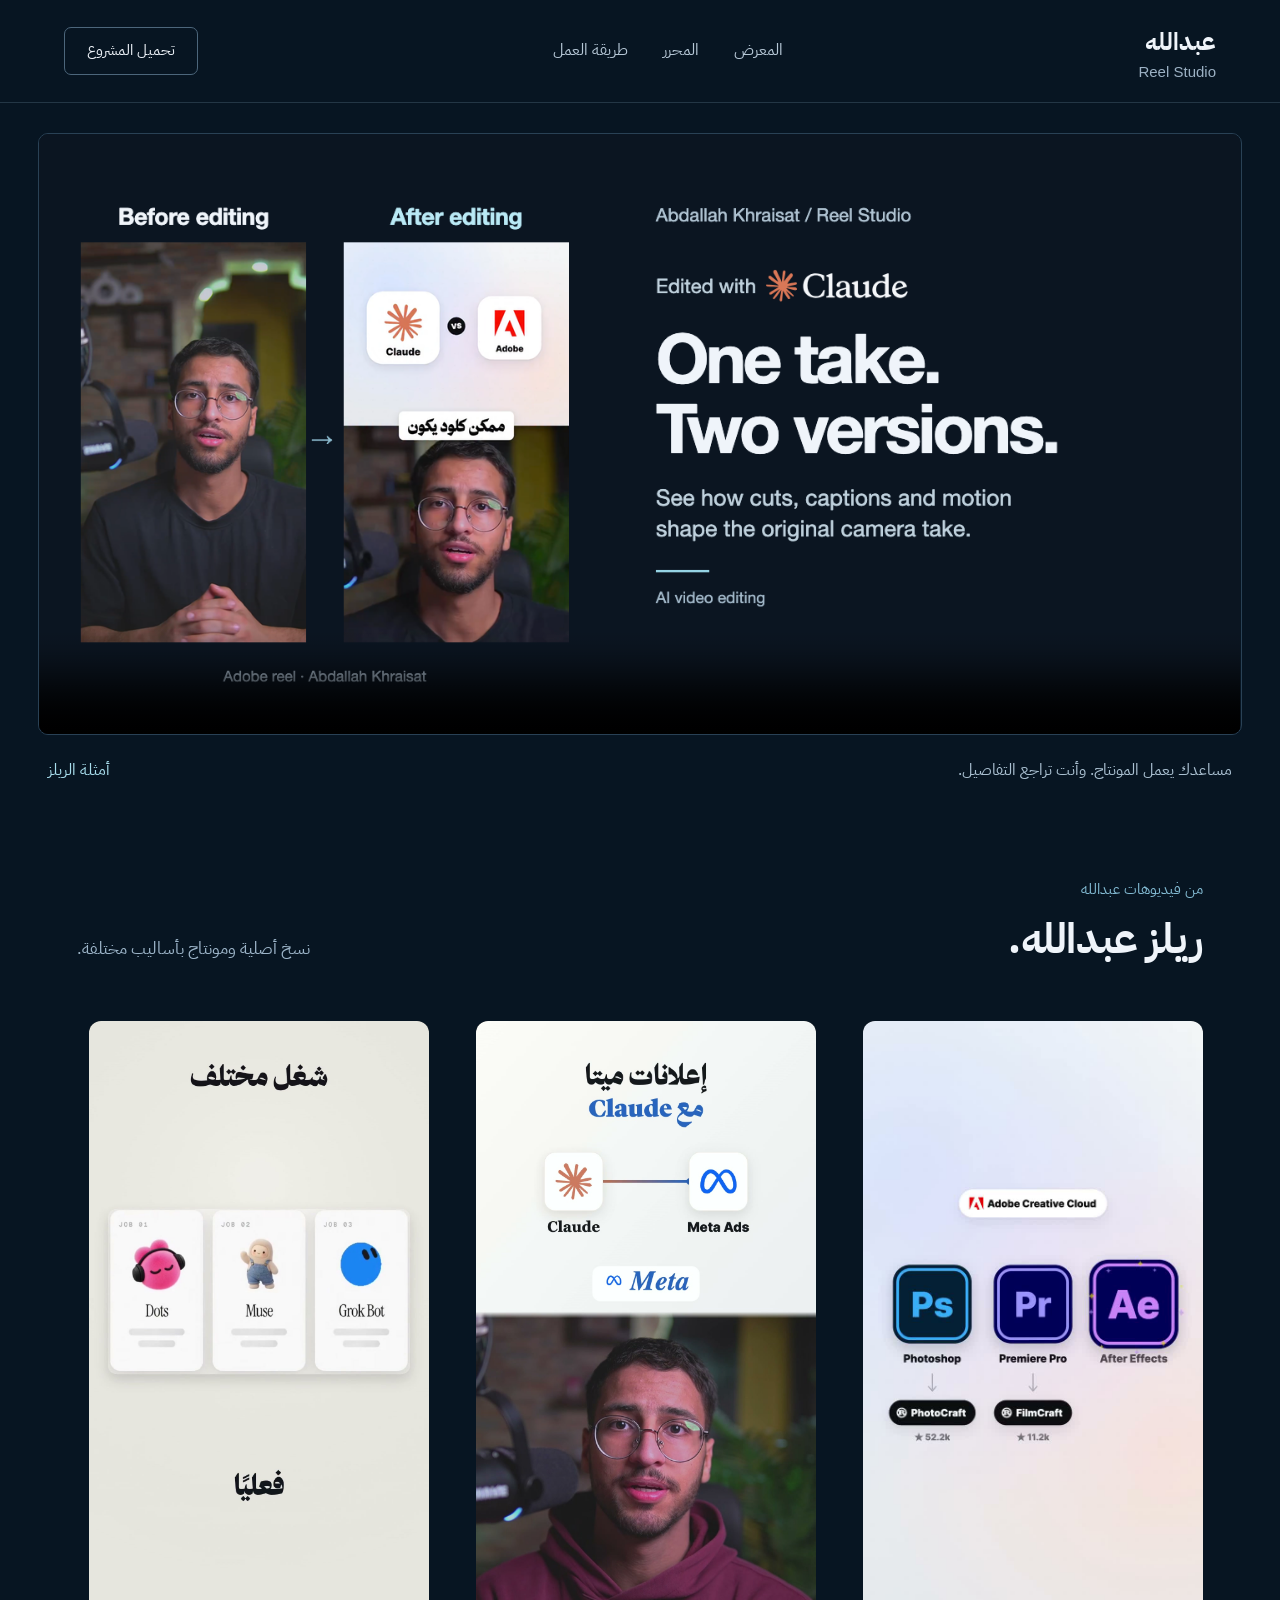
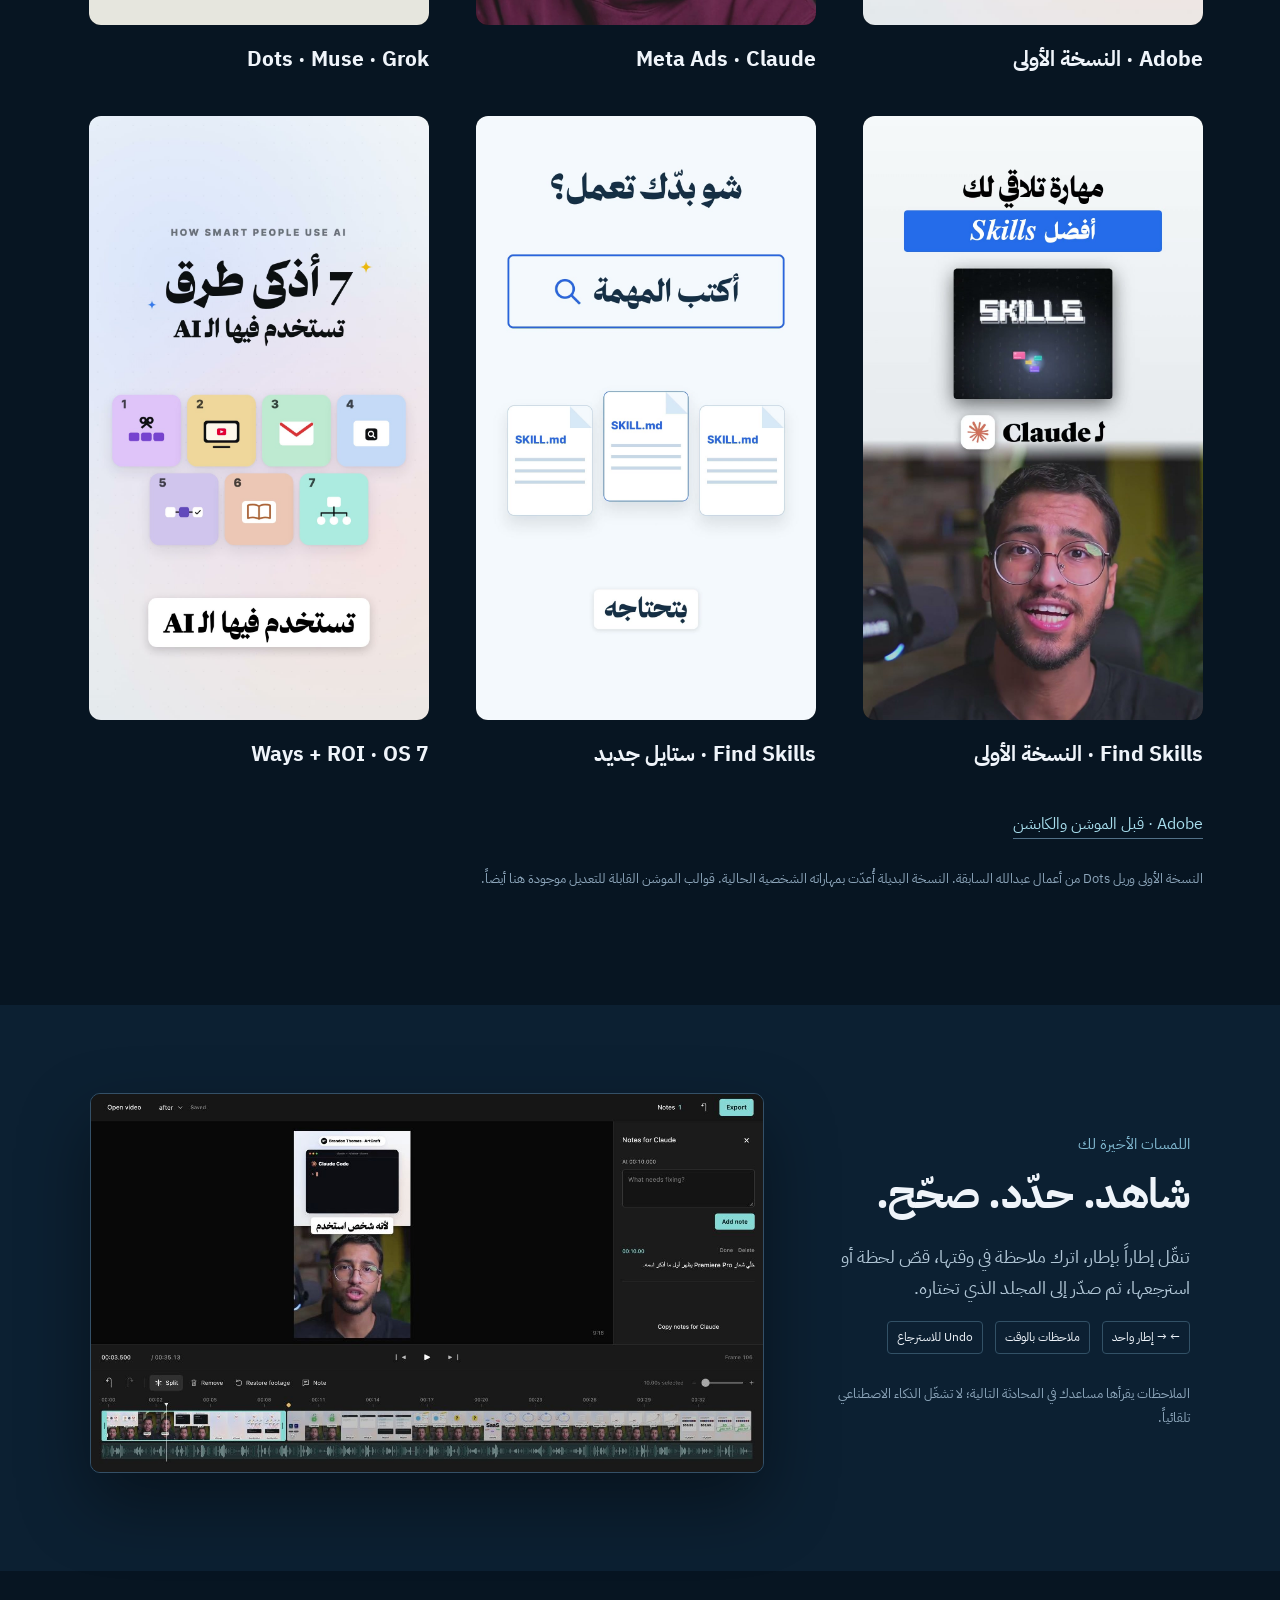
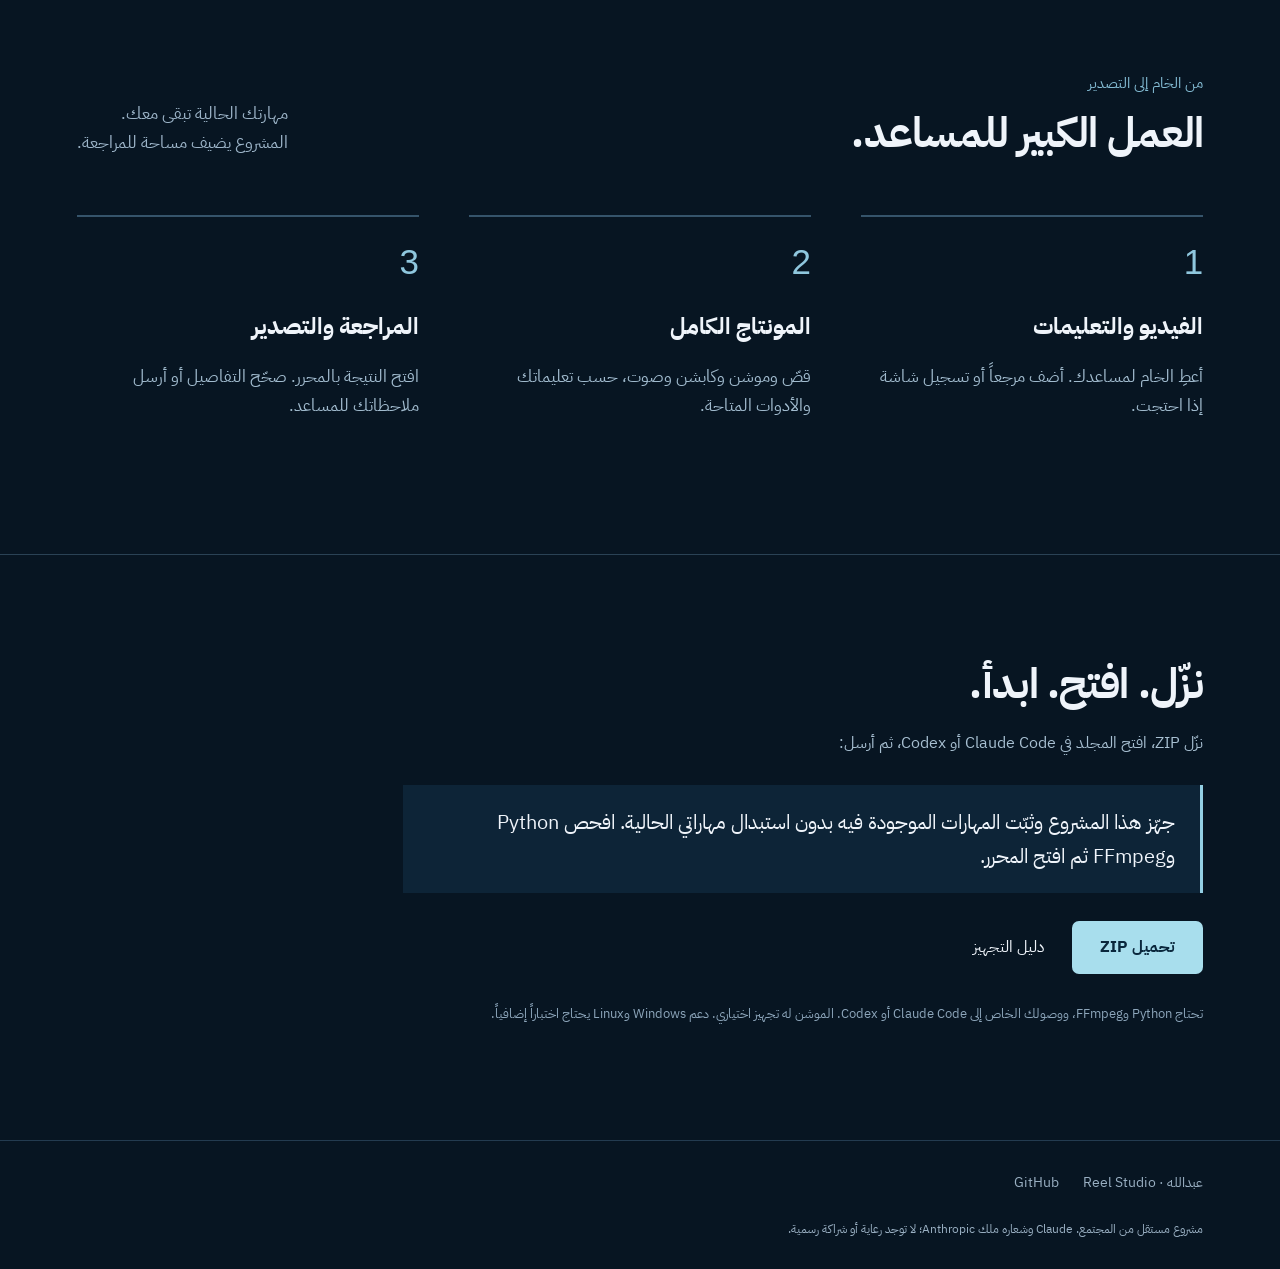
<file: index.html>
<!doctype html><html lang="ar" dir="rtl"><head><meta charset="utf-8"><meta name="viewport" content="width=device-width,initial-scale=1"><meta name="description" content="مهارات مونتاج عربية، أمثلة موشن قابلة للتعديل، ومحرر بسيط لمراجعة ريلزك — من عبدالله خريسات."><title>عبدالله · Reel Studio</title><link rel="stylesheet" href="docs/gallery.css?v=0.4.3"></head><body>
<header><a class="brand" href="#">عبدالله <span>Reel Studio</span></a><nav><a href="#examples">المعرض</a><a href="#review">المحرر</a><a href="#workflow">طريقة العمل</a></nav><a class="download" href="https://github.com/abdallahkht/abdallah-reel-studio/releases/latest/download/abdallah-reel-studio.zip">تحميل المشروع</a></header>
<main><section class="showcase-hero" aria-label="ريل عبدالله قبل وبعد المونتاج"><video id="hero-video" controls loop playsinline preload="metadata" poster="assets/adobe-comparison-en.png"><source src="assets/adobe-comparison-en.mp4" type="video/mp4"></video><div class="hero-links"><span>مساعدك يعمل المونتاج. وأنت تراجع التفاصيل.</span><a href="#examples">أمثلة الريلز</a></div></section>
<section id="examples" class="section"><div class="section-heading"><div><p class="kicker">من فيديوهات عبدالله</p><h2>ريلز عبدالله.</h2></div><p>نسخ أصلية ومونتاج بأساليب مختلفة.</p></div><div class="gallery" id="gallery"></div><a class="raw-link" href="?demo=before">Adobe · قبل الموشن والكابشن</a><p class="small">النسخة الأولى وريل Dots من أعمال عبدالله السابقة. النسخة البديلة أُعدّت بمهاراته الشخصية الحالية. <a href="https://github.com/abdallahkht/abdallah-reel-studio/tree/main/motion">قوالب الموشن القابلة للتعديل موجودة هنا أيضاً.</a></p></section>
<section id="review" class="section review"><div><p class="kicker">اللمسات الأخيرة لك</p><h2>شاهد. حدّد. صحّح.</h2><p>تنقّل إطاراً بإطار، اترك ملاحظة في وقتها، قصّ لحظة أو استرجعها، ثم صدّر إلى المجلد الذي تختاره.</p><div class="review-actions"><span>← → إطار واحد</span><span>ملاحظات بالوقت</span><span>Undo للاسترجاع</span></div><p class="small">الملاحظات يقرأها مساعدك في المحادثة التالية؛ لا تشغّل الذكاء الاصطناعي تلقائياً.</p></div><a href="assets/editor-adobe.png" aria-label="افتح صورة المحرر بحجم كامل"><img src="assets/editor-adobe.png" alt="لقطة فعلية للمحرر مع ريل Adobe وتايملاين وملاحظات" loading="lazy"></a></section>
<section id="workflow" class="section"><div class="section-heading"><div><p class="kicker">من الخام إلى التصدير</p><h2>العمل الكبير للمساعد.</h2></div><p>مهارتك الحالية تبقى معك.<br>المشروع يضيف مساحة للمراجعة.</p></div><ol class="flow"><li><b>الفيديو والتعليمات</b><p>أعطِ الخام لمساعدك. أضف مرجعاً أو تسجيل شاشة إذا احتجت.</p></li><li><b>المونتاج الكامل</b><p>قصّ وموشن وكابشن وصوت، حسب تعليماتك والأدوات المتاحة.</p></li><li><b>المراجعة والتصدير</b><p>افتح النتيجة بالمحرر. صحّح التفاصيل أو أرسل ملاحظاتك للمساعد.</p></li></ol></section>
<section class="section start"><h2>نزّل. افتح. ابدأ.</h2><p>نزّل ZIP، افتح المجلد في Claude Code أو Codex، ثم أرسل:</p><blockquote>جهّز هذا المشروع وثبّت المهارات الموجودة فيه بدون استبدال مهاراتي الحالية. افحص Python وFFmpeg ثم افتح المحرر.</blockquote><div class="actions"><a class="primary" href="https://github.com/abdallahkht/abdallah-reel-studio/releases/latest/download/abdallah-reel-studio.zip">تحميل ZIP</a><a href="https://github.com/abdallahkht/abdallah-reel-studio/blob/main/docs/setup-ar.md">دليل التجهيز</a></div><p class="small">تحتاج Python وFFmpeg، ووصولك الخاص إلى Claude Code أو Codex. الموشن له تجهيز اختياري. دعم Windows وLinux يحتاج اختباراً إضافياً.</p></section></main>
<footer><span>عبدالله · Reel Studio</span><a href="https://github.com/abdallahkht/abdallah-reel-studio">GitHub</a><p>مشروع مستقل من المجتمع. Claude وشعاره ملك Anthropic؛ لا توجد رعاية أو شراكة رسمية.</p></footer>
<dialog id="video-dialog"><button id="close-video" aria-label="إغلاق الفيديو">×</button><h2 id="video-title"></h2><video muted loop playsinline id="demo-video"></video></dialog><script src="docs/gallery-v0.4.3.js"></script></body></html>
</file>
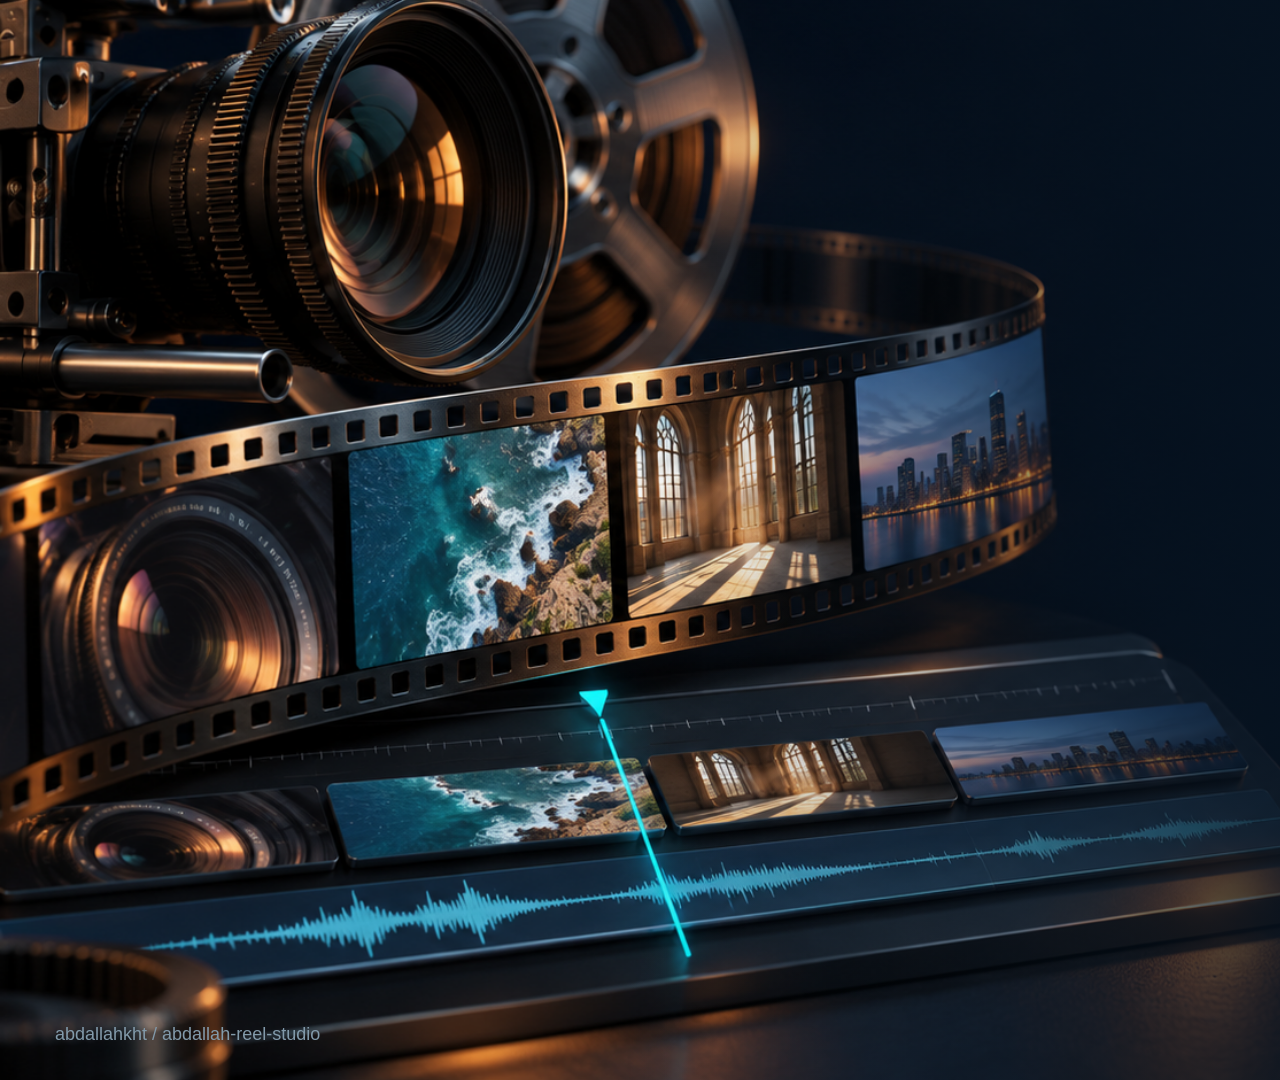
<file: docs/cover.html>
<!doctype html><html lang="ar" dir="ltr"><meta charset="utf-8"><title>Abdallah Reel Studio — cover artwork</title><style>
@font-face{font-family:Plex;src:url('../assets/fonts/IBMPlexSansArabic-Bold.ttf');font-weight:700}@font-face{font-family:Plex;src:url('../assets/fonts/IBMPlexSansArabic-Regular.ttf');font-weight:400}*{box-sizing:border-box}body{margin:0;background:#061321;color:#f5f7fa;font-family:Plex,Arial}main{direction:rtl;width:1920px;height:1080px;position:relative;overflow:hidden;background:#061321 url('../assets/studio-art.png') left center/cover no-repeat}main:after{content:'';position:absolute;inset:0;background:linear-gradient(90deg,transparent 32%,#06132140 48%,#061321eb 72%);pointer-events:none}.copy{position:absolute;right:105px;top:76px;width:790px;z-index:1}.brand{font-size:30px;color:#b4c4d4;margin:0 0 72px}.logos{display:flex;align-items:center;gap:22px;color:#b8c6d1;font-size:24px}.logos img{width:230px;height:51px}h1{font-weight:700;font-size:102px;letter-spacing:-3px;line-height:1.38;margin:43px 0 25px}p{font-size:29px;line-height:1.8;color:#c0cbd6;max-width:660px;margin:0}.features{position:absolute;bottom:88px;right:105px;z-index:2;font-size:23px;color:#a4bdce;display:flex;gap:35px}.features span{border-top:2px solid #78c7e1;padding-top:16px}small{position:absolute;bottom:35px;left:55px;z-index:2;color:#829aaa;font:18px Arial;direction:ltr}
</style><main><div class="copy"><div class="brand">عبدالله خريسات / Reel Studio</div><div class="logos"><span>مهارات للمونتاج مع</span><img src="../assets/claude-official-light.svg" alt="Claude"><span>و <bdi>Codex</bdi></span></div><h1>من فكرتك<br>إلى ريل جاهز.</h1><p>أعطِ الفيديو لمساعدك.<br>وراجع اللمسات الأخيرة في محررك.</p></div><div class="features"><span>قصّ وكابشن</span><span>موشن عربي</span><span>مراجعة إطاراً بإطار</span></div><small>abdallahkht / abdallah-reel-studio</small></main></html>
</file>
<file: docs/gallery.css>
@font-face{font-family:Plex;src:url('../assets/fonts/IBMPlexSansArabic-Regular.ttf');font-weight:400;font-display:swap}@font-face{font-family:Plex;src:url('../assets/fonts/IBMPlexSansArabic-Bold.ttf');font-weight:700;font-display:swap}*{box-sizing:border-box}html{scroll-behavior:smooth;scroll-padding-top:100px}body{margin:0;background:#071522;color:#eff4fa;font-family:Plex,Arial;line-height:1.7}a{color:inherit;text-decoration:none}button{font:inherit}a:focus-visible,button:focus-visible{outline:3px solid #8bd6ee;outline-offset:5px}header{padding:22px 5%;display:flex;align-items:center;justify-content:space-between;border-bottom:1px solid #233645;position:relative;z-index:2;background:#071522}.brand{font-size:24px;font-weight:700}.brand span{font:15px Arial;color:#9cb1c4;display:block}nav{display:flex;gap:35px;color:#b6c7d6}nav a:hover{color:white}.download{font-size:15px;border:1px solid #4c667b;padding:10px 22px;border-radius:7px}.hero{min-height:700px;display:flex;align-items:center;position:relative;isolation:isolate;overflow:hidden}.hero-art{position:absolute;inset:0;background:url('../assets/studio-art.png') left center/cover;z-index:-2}.hero:after{content:'';position:absolute;inset:0;background:linear-gradient(90deg,transparent 23%,#07152285 47%,#071522f5 74%);z-index:-1}.hero-copy{width:54%;margin-right:7%;padding:64px 0}.byline{color:#a4b9ca;font-size:15px;margin:0 0 30px}.compatibility{display:flex;align-items:center;gap:12px;font-size:15px;color:#b6c9d8}.compatibility img{width:125px}h1{font-size:clamp(48px,5.7vw,84px);line-height:1.35;letter-spacing:-2px;margin:32px 0 20px}.intro{font-size:23px;line-height:1.8;color:#c4d2df;margin:0 0 32px}.actions{display:flex;align-items:center;gap:28px}.primary{background:#a8deed;color:#0a273c;font-weight:700;padding:13px 28px;border-radius:7px;display:inline-block}.primary:hover{background:#cef1fa}.fine{font-size:13px;color:#91a8bb;margin-top:28px}.section{max-width:1380px;margin:auto;padding:100px 6%}.section-heading{display:flex;justify-content:space-between;align-items:end;margin-bottom:40px}.section-heading p{color:#9db5c9;font-size:17px}.kicker{font-size:15px!important;color:#83bbd3!important;margin:0 0 8px}h2{font-size:42px;line-height:1.4;margin:0 0 12px;letter-spacing:-.7px}.gallery{display:grid;grid-template-columns:repeat(3,1fr);gap:45px 28px}.demo-card{padding:0;border:0;background:transparent;color:inherit;text-align:right;cursor:pointer}.poster-wrap{position:relative;aspect-ratio:9/13;background:#0d2335;overflow:hidden;border-radius:12px}.poster-wrap img{width:100%;height:100%;object-fit:cover;transition:transform .35s}.demo-card:hover img{transform:scale(1.025)}.play-icon{position:absolute;bottom:20px;left:20px;width:46px;height:46px;border-radius:50%;background:#f3f8f7e8;color:#0c2638;display:grid;place-items:center;font-family:Arial}.demo-card h3{font-size:21px;margin:17px 0 3px}.demo-card p{font-size:14px;color:#95adc2;margin:0}.small{font-size:13px!important;color:#8da6bb!important;max-width:850px;line-height:1.9;margin-top:28px}.review{max-width:none;background:#0c2032;display:grid;grid-template-columns:.8fr 1.5fr;align-items:center;gap:6%;padding:88px 7%}.review p{color:#b2c7d7;font-size:18px}.review img{width:100%;border:1px solid #345067;box-shadow:0 30px 70px #0006;border-radius:10px}.review-actions{display:flex;gap:12px;flex-wrap:wrap}.review-actions span{font-size:12px;padding:5px 9px;border:1px solid #325166;border-radius:4px}.flow{list-style:none;display:grid;grid-template-columns:repeat(3,1fr);gap:50px;padding:0;counter-reset:stage}.flow li{counter-increment:stage;border-top:2px solid #35546b;padding-top:25px}.flow li:before{content:counter(stage);font:35px Arial;color:#8fc7de;display:block;margin-bottom:25px}.flow b{font-size:23px}.flow p{color:#a1bbce;font-size:17px}.start{border-top:1px solid #2a4255}.start p{color:#a7bfd1}.start blockquote{margin:28px 0;border-right:3px solid #93cfe4;padding:20px 25px;background:#0d2437;max-width:800px;font-size:20px}footer{padding:30px 6%;border-top:1px solid #233b50;display:flex;flex-wrap:wrap;gap:24px;align-items:center;color:#9ab0c3;font-size:14px}footer p{width:100%;font-size:12px;margin:0}dialog{max-width:540px;width:calc(100% - 30px);background:#0b1c2d;color:white;border:1px solid #41596d;border-radius:12px;padding:24px}dialog::backdrop{background:#02070ddb}dialog video{display:block;max-height:65vh;max-width:100%;margin:15px auto}dialog h2{font-size:23px;padding-left:40px}dialog a{display:block;color:#a8deed;text-align:center}#close-video{position:absolute;top:15px;left:18px;background:none;color:white;border:0;font:30px Arial;cursor:pointer}@media(max-width:760px){header{padding:18px 6%}nav{display:none}.download{font-size:13px;padding:8px 12px}.hero{min-height:720px;align-items:start}.hero-copy{width:auto;margin:0;padding:46px 7% 300px}.hero-art{background-position:22% bottom;background-size:auto 65%;background-repeat:no-repeat}.hero:after{background:linear-gradient(#071522 0%,#071522ed 44%,transparent 76%)}h1{font-size:52px}.intro{font-size:19px}.section{padding:65px 6%}.section-heading{display:block}h2{font-size:33px}.gallery{grid-template-columns:repeat(2,1fr);gap:28px 16px}.demo-card h3{font-size:18px}.demo-card p{font-size:12px}.play-icon{width:33px;height:33px;bottom:10px;left:10px}.review{display:flex;flex-direction:column;gap:30px}.flow{grid-template-columns:1fr;gap:28px}.flow li:before{display:inline-block;margin-left:18px;margin-bottom:8px}.actions{gap:20px;font-size:14px}.primary{padding:12px 20px}}@media(prefers-reduced-motion:reduce){html{scroll-behavior:auto}*{transition:none!important}}

.showcase-hero{max-width:1440px;margin:30px auto 0;position:relative;padding:0 3%}.showcase-hero>video{display:block;width:100%;border:1px solid #294155;border-radius:10px}.showcase-hero>button{position:absolute;bottom:94px;left:5%;background:#122d42e8;color:#e9f3fa;border:1px solid #557187;border-radius:5px;padding:7px 13px;font-size:12px;cursor:pointer}.hero-links{display:flex;justify-content:space-between;gap:20px;padding:22px 10px;color:#aac0d1;font-size:16px}.hero-links a,.raw-link{color:#a8deed}.raw-link{display:inline-block;margin-top:35px;border-bottom:1px solid #527188}.poster-wrap{aspect-ratio:9/16}.poster-wrap img{object-fit:contain}.gallery{gap:35px}.demo-card{max-width:340px}.showcase-hero+.section{padding-top:70px}@media(max-width:760px){.hero-links{font-size:12px;flex-direction:column;gap:8px}.showcase-hero{margin-top:20px}.showcase-hero>button{position:static;display:block;margin:8px 0 0 auto}.gallery{grid-template-columns:1fr;justify-items:center;gap:35px}.demo-card{width:100%;max-width:300px}.section-heading p br{display:none}}

.poster-wrap video{display:block;width:100%;height:100%;object-fit:contain;background:#000}.demo-card{cursor:default}

.preview-button{display:block;width:100%;padding:0;border:0;border-radius:12px;background:transparent;color:inherit;cursor:pointer}.preview-button .poster-wrap{display:block}.preview-button video{pointer-events:none}#demo-video{pointer-events:none}
</file>
